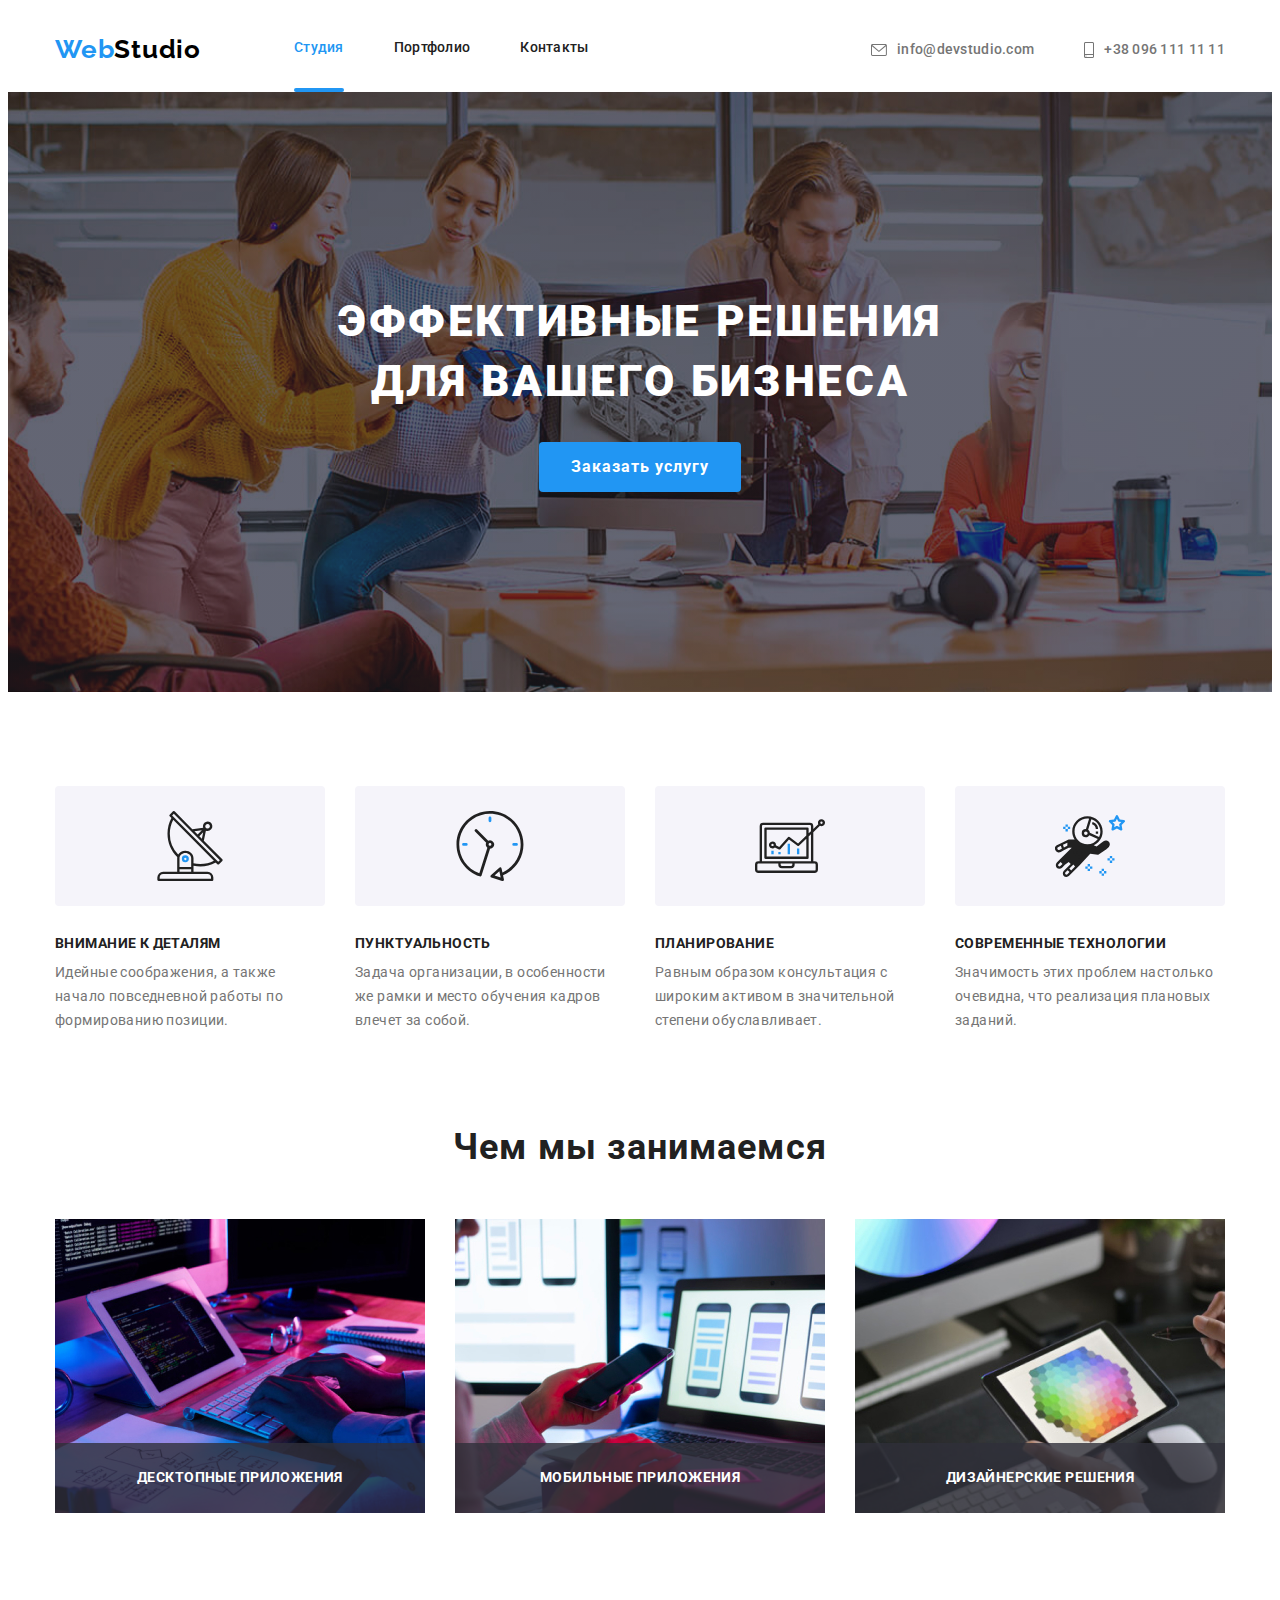
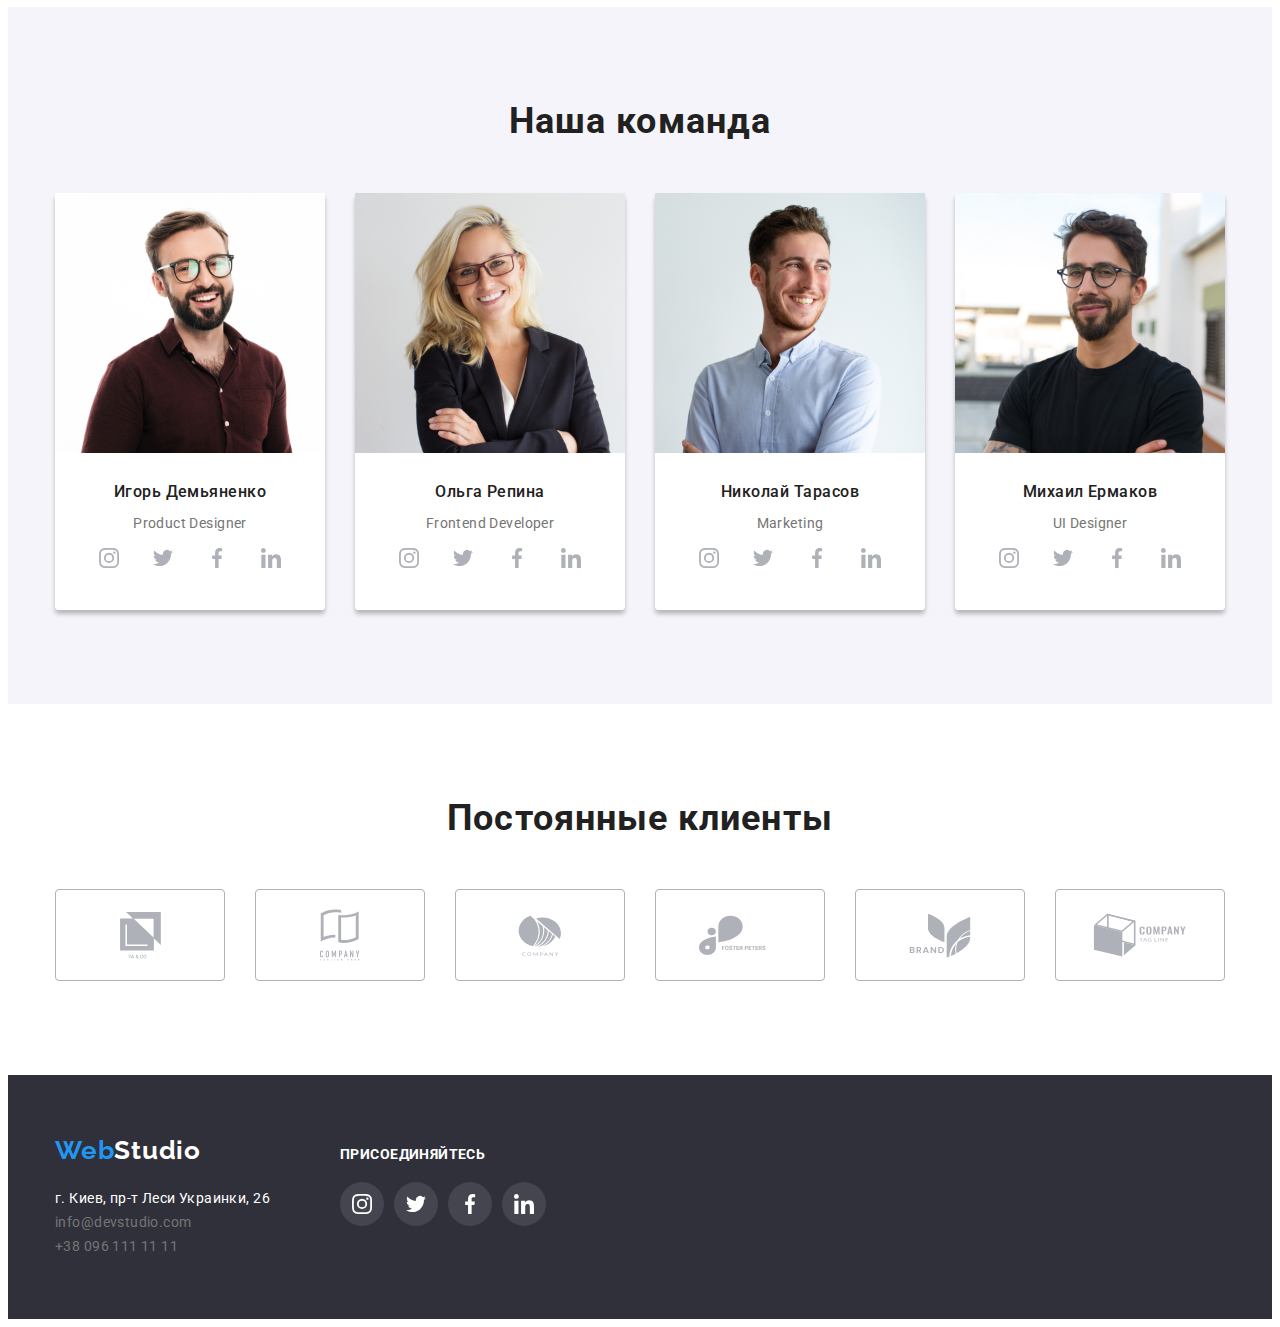
<file: index.html>
<!DOCTYPE html>
<html lang="ru">
  <head>
    <meta charset="UTF-8" />
    <meta http-equiv="X-UA-Compatible" content="IE=edge" />
    <meta name="viewport" content="width=device-width, initial-scale=1.0" />
    <title>Студия</title>
    <link rel="preconnect" href="https://fonts.gstatic.com" />
    <link
      href="https://fonts.googleapis.com/css2?family=Raleway:wght@700&family=Roboto:wght@400;500;700;900&display=swap"
      rel="stylesheet"
    />
    <link
      rel="stylesheet"
      href="https://cdnjs.cloudflare.com/ajax/libs/modern-normalize/1.0.0/modern-normalize.min.css"
      integrity="sha512-ISS7cAi1PEhQ8jnbJpJZMd29NlhNj4AWYyLOSp2CE/CsHxTCu+r+t0D2yoJudVrd0/8fTVPUVDzY5Tvli75u/g=="
      crossorigin="anonymous"
    />
    <link rel="stylesheet" href="./css/styles.css" />
  </head>
  <body class="page">
    <!--Верхняя линия-->
    <header>
      <div class="container main-nav">
        <nav class="main-nav">
          <a href="./index.html" class="logo"
            ><span class="accent">Web</span>Studio
          </a>

          <ul class="site-nav menu">
            <li class="item">
              <a href="./index.html" class="link current">Студия </a>
            </li>
            <li class="item">
              <a href="./portfolio.html" class="link">Портфолио</a>
            </li>
            <li class="item"><a href="" class="link">Контакты</a></li>
          </ul>
        </nav>

        <ul class="auth-nav menu">
          <li class="item">
            <a class="addres-link" href="mailto:info@devstudio.com">
              <svg class="address-icon" width="16" height="12">
                <use href="./images/icons.svg#icon-envelope"></use>
              </svg>
              info@devstudio.com</a
            >
          </li>
          <li class="item">
            <a class="addres-link" href="tel:+380961111111">
              <svg class="address-icon" width="10" height="16">
                <use href="./images/icons.svg#icon-smartphone"></use>
              </svg>
              +38 096 111 11 11</a
            >
          </li>
        </ul>
      </div>
    </header>
    <main>
      <!--Шапка-->
      <section class="section-herro">
        <h1 class="secton-title-herro">
          Эффективные решения для вашего бизнеса
        </h1>
        <button type="button" class="button-herro" data-modal-open>
          Заказать услугу
        </button>
      </section>
      <!--Особенности-->
      <section class="section">
        <div class="container">
          <h2 class="section-title visually-hidden">Особенности</h2>
          <ul class="menu">
            <li class="menu-items">
              <div class="speshialyties-item">
                <svg class="speshialyties-icon" width="70" height="70">
                  <use href="./images/icons.svg#icon-antenna"></use>
                </svg>
              </div>
              <h3 class="section-title">Внимание к деталям</h3>
              <p>
                Идейные соображения, а также начало повседневной работы по
                формированию позиции.
              </p>
            </li>
            <li class="menu-items">
              <div class="speshialyties-item">
                <svg class="speshialyties-icon" width="70" height="70">
                  <use href="./images/icons.svg#icon-clock"></use>
                </svg>
              </div>
              <h3 class="section-title">Пунктуальность</h3>
              <p>
                Задача организации, в особенности же рамки и место обучения
                кадров влечет за собой.
              </p>
            </li>
            <li class="menu-items">
              <div class="speshialyties-item">
                <svg class="speshialyties-icon" width="70" height="70">
                  <use href="./images/icons.svg#icon-diagram"></use>
                </svg>
              </div>
              <h3 class="section-title">Планирование</h3>
              <p>
                Равным образом консультация с широким активом в значительной
                степени обуславливает.
              </p>
            </li>
            <li class="menu-items">
              <div class="speshialyties-item">
                <svg class="speshialyties-icon" width="70" height="70">
                  <use href="./images/icons.svg#icon-astronaut"></use>
                </svg>
              </div>
              <h3 class="section-title">Современные технологии</h3>
              <p>
                Значимость этих проблем настолько очевидна, что реализация
                плановых заданий.
              </p>
            </li>
          </ul>
        </div>
      </section>
      <!--Чем мы занимаемся-->
      <section class="section we-doo">
        <div class="container">
          <h2 class="section-title secondary">Чем мы занимаемся</h2>

          <ul class="menu">
            <li class="menu-items">
              <img
                src="./images/frontend.jpg"
                alt="Разработчик пишет код"
                width="370"
                class="card-image"
              />
              <div class="we-doo-text">
                <p class="text">Десктопные приложения</p>
              </div>
            </li>
            <li class="menu-items">
              <img
                src="./images/native.jpg"
                alt="Тестировщик проверяет мобильный сайт"
                width="370"
                class="card-image"
              />
              <div class="we-doo-text">
                <p class="text">Мобильные приложения</p>
              </div>
            </li>
            <li class="menu-items">
              <img
                src="./images/design.jpg"
                alt="Дизайнер работает с цветом"
                width="370"
                class="card-image"
              />
              <div class="we-doo-text">
                <p class="text">Дизайнерские решения</p>
              </div>
            </li>
          </ul>
        </div>
      </section>
      <!--Наша команда-->
      <section class="team">
        <div class="container">
          <h2 class="section-title secondary">Наша команда</h2>
          <ul class="menu teams">
            <li class="team-card">
              <img
                src="./images/designer.jpg"
                alt="Дизайнер Игорь Демьяненко"
                width="270"
                class="card-image"
              />
              <div class="description-team">
                <h3 class="section-title names">Игорь Демьяненко</h3>
                <p>Product Designer</p>
                <ul class="social-icons">
                  <li class="social-icons-item">
                    <a
                      class="social-icons-link"
                      href="#"
                      target="_blank"
                      rel="noopener noreferer"
                    >
                      <svg class="social-icons-svg" width="20" height="20">
                        <use href="./images/icons.svg#icon-instagram"></use>
                      </svg>
                    </a>
                  </li>
                  <li class="social-icons-item">
                    <a
                      class="social-icons-link"
                      href="#"
                      target="_blank"
                      rel="noopener noreferer"
                    >
                      <svg class="social-icons-svg" width="20" height="20">
                        <use href="./images/icons.svg#icon-twitter"></use>
                      </svg>
                    </a>
                  </li>
                  <li class="social-icons-item">
                    <a
                      class="social-icons-link"
                      href="#"
                      target="_blank"
                      rel="noopener noreferer"
                    >
                      <svg class="social-icons-svg" width="20" height="20">
                        <use href="./images/icons.svg#icon-facebook"></use>
                      </svg>
                    </a>
                  </li>
                  <li class="social-icons-item">
                    <a
                      class="social-icons-link"
                      href="#"
                      target="_blank"
                      rel="noopener noreferer"
                    >
                      <svg class="social-icons-svg" width="20" height="20">
                        <use href="./images/icons.svg#icon-linkedin"></use>
                      </svg>
                    </a>
                  </li>
                </ul>
              </div>
            </li>
            <li class="team-card">
              <img
                src="./images/frontend_developer.jpg"
                alt="Фронтэнд разраработчик Ольга Репина"
                width="270"
                class="card-image"
              />
              <div class="description-team">
                <h3 class="section-title names">Ольга Репина</h3>
                <p>Frontend Developer</p>
                <ul class="social-icons">
                  <li class="social-icons-item">
                    <a
                      class="social-icons-link"
                      href="#"
                      target="_blank"
                      rel="noopener noreferer"
                    >
                      <svg class="social-icons-svg" width="20" height="20">
                        <use href="./images/icons.svg#icon-instagram"></use>
                      </svg>
                    </a>
                  </li>
                  <li class="social-icons-item">
                    <a
                      class="social-icons-link"
                      href="#"
                      target="_blank"
                      rel="noopener noreferer"
                    >
                      <svg class="social-icons-svg" width="20" height="20">
                        <use href="./images/icons.svg#icon-twitter"></use>
                      </svg>
                    </a>
                  </li>
                  <li class="social-icons-item">
                    <a
                      class="social-icons-link"
                      href="#"
                      target="_blank"
                      rel="noopener noreferer"
                    >
                      <svg class="social-icons-svg" width="20" height="20">
                        <use href="./images/icons.svg#icon-facebook"></use>
                      </svg>
                    </a>
                  </li>
                  <li class="social-icons-item">
                    <a
                      class="social-icons-link"
                      href="#"
                      target="_blank"
                      rel="noopener noreferer"
                    >
                      <svg class="social-icons-svg" width="20" height="20">
                        <use href="./images/icons.svg#icon-linkedin"></use>
                      </svg>
                    </a>
                  </li>
                </ul>
              </div>
            </li>
            <li class="team-card">
              <img
                src="./images/marketing.jpg"
                alt="Маркетолог Николай Тарасов"
                width="270"
                class="card-image"
              />
              <div class="description-team">
                <h3 class="section-title names">Николай Тарасов</h3>
                <p>Marketing</p>
                <ul class="social-icons">
                  <li class="social-icons-item">
                    <a
                      class="social-icons-link"
                      href="#"
                      target="_blank"
                      rel="noopener noreferer"
                    >
                      <svg class="social-icons-svg" width="20" height="20">
                        <use href="./images/icons.svg#icon-instagram"></use>
                      </svg>
                    </a>
                  </li>
                  <li class="social-icons-item">
                    <a
                      class="social-icons-link"
                      href="#"
                      target="_blank"
                      rel="noopener noreferer"
                    >
                      <svg class="social-icons-svg" width="20" height="20">
                        <use href="./images/icons.svg#icon-twitter"></use>
                      </svg>
                    </a>
                  </li>
                  <li class="social-icons-item">
                    <a
                      class="social-icons-link"
                      href="#"
                      target="_blank"
                      rel="noopener noreferer"
                    >
                      <svg class="social-icons-svg" width="20" height="20">
                        <use href="./images/icons.svg#icon-facebook"></use>
                      </svg>
                    </a>
                  </li>
                  <li class="social-icons-item">
                    <a
                      class="social-icons-link"
                      href="#"
                      target="_blank"
                      rel="noopener noreferer"
                    >
                      <svg class="social-icons-svg" width="20" height="20">
                        <use href="./images/icons.svg#icon-linkedin"></use>
                      </svg>
                    </a>
                  </li>
                </ul>
              </div>
            </li>
            <li class="team-card">
              <img
                src="./images/ui_designer.jpg"
                alt="Дизайнер Михаил Ермаков"
                width="270"
                class="card-image"
              />
              <div class="description-team">
                <h3 class="section-title names">Михаил Ермаков</h3>
                <p>UI Designer</p>
                <ul class="social-icons">
                  <li class="social-icons-item">
                    <a
                      class="social-icons-link"
                      href="#"
                      target="_blank"
                      rel="noopener noreferer"
                    >
                      <svg class="social-icons-svg" width="20" height="20">
                        <use href="./images/icons.svg#icon-instagram"></use>
                      </svg>
                    </a>
                  </li>
                  <li class="social-icons-item">
                    <a
                      class="social-icons-link"
                      href="#"
                      target="_blank"
                      rel="noopener noreferer"
                    >
                      <svg class="social-icons-svg" width="20" height="20">
                        <use href="./images/icons.svg#icon-twitter"></use>
                      </svg>
                    </a>
                  </li>
                  <li class="social-icons-item">
                    <a
                      class="social-icons-link"
                      href="#"
                      target="_blank"
                      rel="noopener noreferer"
                    >
                      <svg class="social-icons-svg" width="20" height="20">
                        <use href="./images/icons.svg#icon-facebook"></use>
                      </svg>
                    </a>
                  </li>
                  <li class="social-icons-item">
                    <a
                      class="social-icons-link"
                      href="#"
                      target="_blank"
                      rel="noopener noreferer"
                    >
                      <svg class="social-icons-svg" width="20" height="20">
                        <use href="./images/icons.svg#icon-linkedin"></use>
                      </svg>
                    </a>
                  </li>
                </ul>
              </div>
            </li>
          </ul>
        </div>
      </section>

      <!--Постоянные клиенты-->
      <section class="section clients">
        <div class="container">
          <h2 class="section-title secondary">Постоянные клиенты</h2>
          <ul class="clients-list">
            <li class="clients-list-items">
              <a
                class="clsients-list-link"
                href="#"
                target="_blank"
                rel="noopener noreferer"
              >
                <svg class="clients-list-image" width="41" height="46.7">
                  <use href="./images/icons.svg#icon-logo-1"></use>
                </svg>
              </a>
            </li>

            <li class="clients-list-items">
              <a
                class="clsients-list-link"
                href="#"
                target="_blank"
                rel="noopener noreferer"
              >
                <svg class="clients-list-image" width="40" height="52">
                  <use href="./images/icons.svg#icon-logo-2"></use>
                </svg>
              </a>
            </li>

            <li class="clients-list-items">
              <a
                class="clsients-list-link"
                href="#"
                target="_blank"
                rel="noopener noreferer"
              >
                <svg class="clients-list-image" width="43.46" height="41.18">
                  <use href="./images/icons.svg#icon-logo-3"></use>
                </svg>
              </a>
            </li>

            <li class="clients-list-items">
              <a
                class="clsients-list-link"
                href="#"
                target="_blank"
                rel="noopener noreferer"
              >
                <svg class="clients-list-image" width="84.44" height="40.62">
                  <use href="./images/icons.svg#icon-logo-4"></use>
                </svg>
              </a>
            </li>

            <li class="clients-list-items">
              <a
                class="clsients-list-link"
                href="#"
                target="_blank"
                rel="noopener noreferer"
              >
                <svg class="clients-list-image" width="62.54" height="45.43">
                  <use href="./images/icons.svg#icon-logo-5"></use>
                </svg>
              </a>
            </li>

            <li class="clients-list-items">
              <a
                class="clsients-list-link"
                href="#"
                target="_blank"
                rel="noopener noreferer"
              >
                <svg class="clients-list-image" width="93.79" height="43.93">
                  <use href="./images/icons.svg#icon-logo-6"></use>
                </svg>
              </a>
            </li>
          </ul>
        </div>
      </section>
    </main>
    <!--Подвал-->
    <footer class="basement">
      <div class="container footer-block">
        <div class="basement-contacts">
          <a href="./index.html" class="logo-basement">
            <span class="accent">Web</span>Studio
          </a>
          <address class="info">
            <ul class="menu-footer">
              <li>
                <a
                  class="map-link"
                  href="https://goo.gl/maps/DxFtaffAK3NUuUXk9"
                  target="_blank"
                  rel="noopener noreferer"
                  >г. Киев, пр-т Леси Украинки, 26</a
                >
              </li>
              <li>
                <a href="mailto:info@devstudio.com" class="list-auth"
                  >info@devstudio.com</a
                >
              </li>
              <li>
                <a href="tel:+380961111111" class="list-auth"
                  >+38 096 111 11 11</a
                >
              </li>
            </ul>
          </address>
        </div>

        <div class="footer-social">
          <h2 class="footer-social-title">Присоединяйтесь</h2>
          <ul class="footer-social-list">
            <li class="footer-social-item">
              <a
                class="footer-social-link"
                href="#"
                target="_blank"
                rel="noopener noreferer"
              >
                <svg class="footer-social-svg" width="20" height="20">
                  <use href="./images/icons.svg#icon-instagram"></use>
                </svg>
              </a>
            </li>
            <li class="footer-social-item">
              <a
                class="footer-social-link"
                href="#"
                target="_blank"
                rel="noopener noreferer"
              >
                <svg class="footer-social-svg" width="20" height="20">
                  <use href="./images/icons.svg#icon-twitter"></use>
                </svg>
              </a>
            </li>
            <li class="footer-social-item">
              <a
                class="footer-social-link"
                href="#"
                target="_blank"
                rel="noopener noreferer"
              >
                <svg class="footer-social-svg" width="20" height="20">
                  <use href="./images/icons.svg#icon-facebook"></use>
                </svg>
              </a>
            </li>
            <li class="footer-social-item">
              <a
                class="footer-social-link"
                href="#"
                target="_blank"
                rel="noopener noreferer"
              >
                <svg class="footer-social-svg" width="20" height="20">
                  <use href="./images/icons.svg#icon-linkedin"></use>
                </svg>
              </a>
            </li>
          </ul>
        </div>
      </div>
    </footer>
    <div class="backdrop is-hidden" data-modal>
      <div class="modal">
        <button class="modal-btn-close" data-modal-close>
          <svg class="modal-btn-icon" width="18" height="18">
            <use href="./images/icons.svg#icon-close-black-18dp"></use>
          </svg>
        </button>
        <p class="modal-title"></p>
        <p></p>
      </div>
    </div>
    <script src="./js/modal.js"></script>
  </body>
</html>
</file>
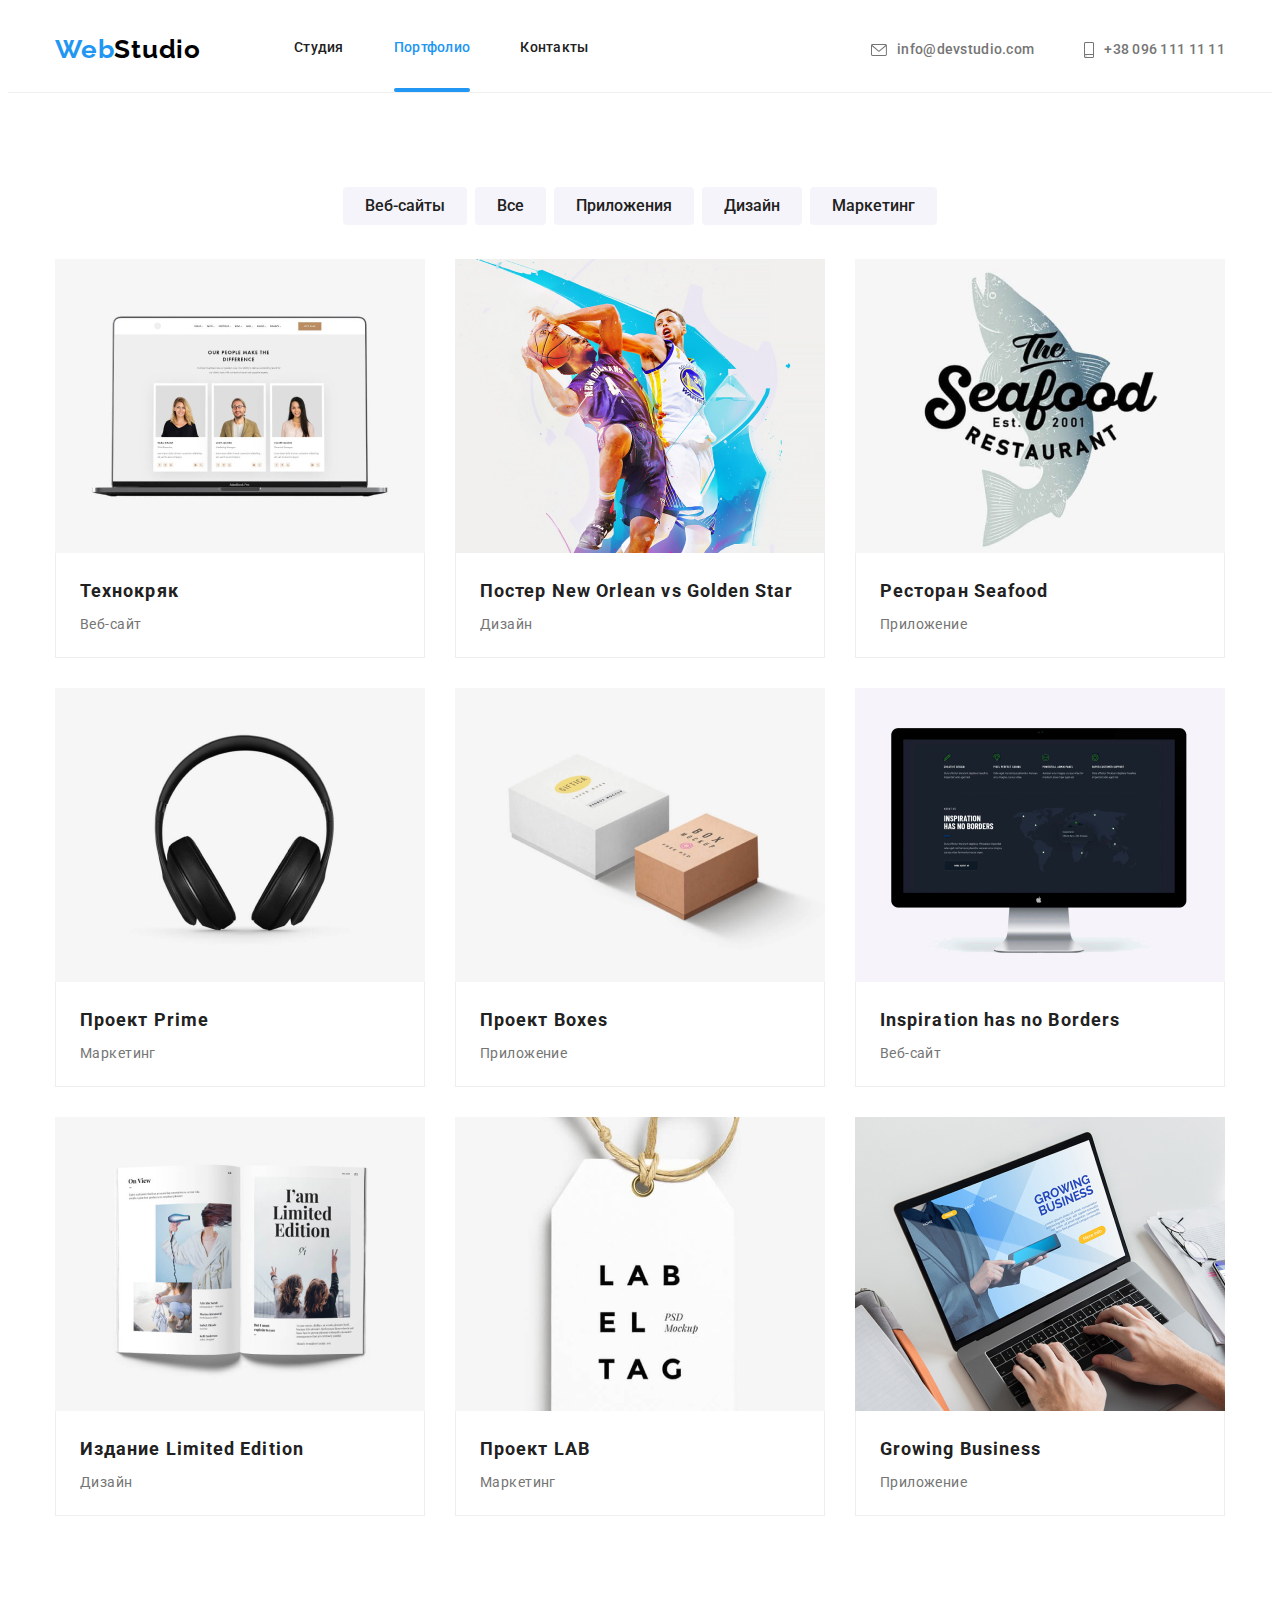
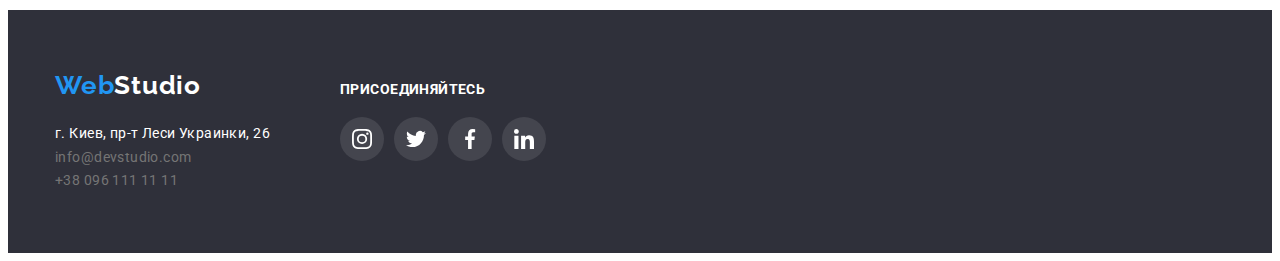
<file: portfolio.html>
<!DOCTYPE html>
<html lang="ru">
  <head>
    <meta charset="UTF-8" />
    <meta http-equiv="X-UA-Compatible" content="IE=edge" />
    <meta name="viewport" content="width=device-width, initial-scale=1.0" />
    <title>Портфолио</title>
    <link rel="preconnect" href="https://fonts.gstatic.com" />
    <link
      href="https://fonts.googleapis.com/css2?family=Raleway:wght@700&family=Roboto:wght@400;500;700;900&display=swap"
      rel="stylesheet"
    />
    <link
      rel="stylesheet"
      href="https://cdnjs.cloudflare.com/ajax/libs/modern-normalize/1.0.0/modern-normalize.min.css"
      integrity="sha512-ISS7cAi1PEhQ8jnbJpJZMd29NlhNj4AWYyLOSp2CE/CsHxTCu+r+t0D2yoJudVrd0/8fTVPUVDzY5Tvli75u/g=="
      crossorigin="anonymous"
    />
    <link rel="stylesheet" href="./css/styles.css" />
  </head>
  <body class="page">
    <!--Верхняя линия-->
    <header class="border">
      <div class="container main-nav">
        <nav class="main-nav">
          <a href="./index.html" class="logo"
            ><span class="accent">Web</span>Studio</a
          >

          <ul class="site-nav menu">
            <li class="item">
              <a href="./index.html" class="link">Студия</a>
            </li>
            <li class="item">
              <a href="./portfolio.html" class="link current">Портфолио</a>
            </li>
            <li class="item"><a href="" class="link">Контакты</a></li>
          </ul>
        </nav>

        <ul class="auth-nav menu">
          <li class="item">
            <a class="addres-link" href="mailto:info@devstudio.com">
              <svg class="address-icon" width="16" height="12">
                <use href="./images/icons.svg#icon-envelope"></use>
              </svg>
              info@devstudio.com</a
            >
          </li>
          <li class="item">
            <a class="addres-link" href="tel:+380961111111">
              <svg class="address-icon" width="10" height="16">
                <use href="./images/icons.svg#icon-smartphone"></use>
              </svg>
              +38 096 111 11 11</a
            >
          </li>
        </ul>
      </div>
    </header>
    <!--Основное содержимое-->
    <main>
      <section class="section main-content">
        <div class="container">
          <h1 class="section-title visually-hidden">Портфолио</h1>
          <ul class="buttons-padding">
            <li class="button-margin">
              <button type="button" class="buttons">Веб-сайты</button>
            </li>
            <li class="button-margin">
              <button type="button" class="buttons">Все</button>
            </li>
            <li class="button-margin">
              <button type="button" class="buttons">Приложения</button>
            </li>
            <li class="button-margin">
              <button type="button" class="buttons">Дизайн</button>
            </li>
            <li class="button-margin">
              <button type="button" class="buttons">Маркетинг</button>
            </li>
          </ul>

          <ul class="list">
            <li class="list-card">
              <a href="" class="works">
                <article class="card">
                  <div class="thumb">
                    <img
                      src="./images/tehnograb.jpg"
                      alt="Экран ноутбука с тремя людьми"
                      width="370"
                      class="card-image"
                    />
                    <div class="overlay">
                      <p class="overlay-text">
                        Технокряк это современная площадка распространения
                        коронавируса. Компании используют эту платформу для
                        цифрового шпионажа и атак на защищённые сервера
                        конкурентов.
                      </p>
                    </div>
                  </div>

                  <div class="card-content">
                    <h2 class="section-title cards">Технокряк</h2>
                    <p>Веб-сайт</p>
                  </div>
                </article>
              </a>
            </li>
            <li class="list-card">
              <a href="" class="works">
                <article class="card">
                  <div class="thumb">
                    <img
                      src="./images/poster.jpg"
                      alt="Экран ноутбука с тремя людьми"
                      width="370"
                      class="card-image"
                    />
                    <div class="overlay">
                      <p class="overlay-text">
                        Технокряк это современная площадка распространения
                        коронавируса. Компании используют эту платформу для
                        цифрового шпионажа и атак на защищённые сервера
                        конкурентов.
                      </p>
                    </div>
                  </div>

                  <div class="card-content">
                    <h2 class="section-title cards">
                      Постер New Orlean vs Golden Star
                    </h2>
                    <p>Дизайн</p>
                  </div>
                </article>
              </a>
            </li>
            <li class="list-card">
              <a href="" class="works">
                <article class="card">
                  <div class="thumb">
                    <img
                      src="./images/seafood.jpg"
                      alt="Экран ноутбука с тремя людьми"
                      width="370"
                      class="card-image"
                    />
                    <div class="overlay">
                      <p class="overlay-text">
                        Технокряк это современная площадка распространения
                        коронавируса. Компании используют эту платформу для
                        цифрового шпионажа и атак на защищённые сервера
                        конкурентов.
                      </p>
                    </div>
                  </div>

                  <div class="card-content">
                    <h2 class="section-title cards">Ресторан Seafood</h2>
                    <p>Приложение</p>
                  </div>
                </article>
              </a>
            </li>
            <li class="list-card">
              <a href="" class="works">
                <article class="card">
                  <div class="thumb">
                    <img
                      src="./images/headphones.jpg"
                      alt="Экран ноутбука с тремя людьми"
                      width="370"
                      class="card-image"
                    />
                    <div class="overlay">
                      <p class="overlay-text">
                        Технокряк это современная площадка распространения
                        коронавируса. Компании используют эту платформу для
                        цифрового шпионажа и атак на защищённые сервера
                        конкурентов.
                      </p>
                    </div>
                  </div>

                  <div class="card-content">
                    <h2 class="section-title cards">Проект Prime</h2>
                    <p>Маркетинг</p>
                  </div>
                </article>
              </a>
            </li>
            <li class="list-card">
              <a href="" class="works">
                <article class="card">
                  <div class="thumb">
                    <img
                      src="./images/boxes.jpg"
                      alt="Экран ноутбука с тремя людьми"
                      width="370"
                      class="card-image"
                    />
                    <div class="overlay">
                      <p class="overlay-text">
                        Технокряк это современная площадка распространения
                        коронавируса. Компании используют эту платформу для
                        цифрового шпионажа и атак на защищённые сервера
                        конкурентов.
                      </p>
                    </div>
                  </div>

                  <div class="card-content">
                    <h2 class="section-title cards">Проект Boxes</h2>
                    <p>Приложение</p>
                  </div>
                </article>
              </a>
            </li>
            <li class="list-card">
              <a href="" class="works">
                <article class="card">
                  <div class="thumb">
                    <img
                      src="./images/inspiration.jpg"
                      alt="Экран ноутбука с тремя людьми"
                      width="370"
                      class="card-image"
                    />
                    <div class="overlay">
                      <p class="overlay-text">
                        Технокряк это современная площадка распространения
                        коронавируса. Компании используют эту платформу для
                        цифрового шпионажа и атак на защищённые сервера
                        конкурентов.
                      </p>
                    </div>
                  </div>

                  <div class="card-content">
                    <h2 class="section-title cards">
                      Inspiration has no Borders
                    </h2>
                    <p>Веб-сайт</p>
                  </div>
                </article>
              </a>
            </li>
            <li class="list-card">
              <a href="" class="works">
                <article class="card">
                  <div class="thumb">
                    <img
                      src="./images/magazine.jpg"
                      alt="Экран ноутбука с тремя людьми"
                      width="370"
                      class="card-image"
                    />
                    <div class="overlay">
                      <p class="overlay-text">
                        Технокряк это современная площадка распространения
                        коронавируса. Компании используют эту платформу для
                        цифрового шпионажа и атак на защищённые сервера
                        конкурентов.
                      </p>
                    </div>
                  </div>

                  <div class="card-content">
                    <h2 class="section-title cards">Издание Limited Edition</h2>
                    <p>Дизайн</p>
                  </div>
                </article>
              </a>
            </li>
            <li class="list-card">
              <a href="" class="works">
                <article class="card">
                  <div class="thumb">
                    <img
                      src="./images/project.jpg"
                      alt="Экран ноутбука с тремя людьми"
                      width="370"
                      class="card-image"
                    />
                    <div class="overlay">
                      <p class="overlay-text">
                        Технокряк это современная площадка распространения
                        коронавируса. Компании используют эту платформу для
                        цифрового шпионажа и атак на защищённые сервера
                        конкурентов.
                      </p>
                    </div>
                  </div>

                  <div class="card-content">
                    <h2 class="section-title cards">Проект LAB</h2>
                    <p>Маркетинг</p>
                  </div>
                </article>
              </a>
            </li>
            <li class="list-card">
              <a href="" class="works">
                <article class="card">
                  <div class="thumb">
                    <img
                      src="./images/groving.jpg"
                      alt="Экран ноутбука с тремя людьми"
                      width="370"
                      class="card-image"
                    />
                    <div class="overlay">
                      <p class="overlay-text">
                        Технокряк это современная площадка распространения
                        коронавируса. Компании используют эту платформу для
                        цифрового шпионажа и атак на защищённые сервера
                        конкурентов.
                      </p>
                    </div>
                  </div>

                  <div class="card-content">
                    <h2 class="section-title cards">Growing Business</h2>
                    <p>Приложение</p>
                  </div>
                </article>
              </a>
            </li>
          </ul>
        </div>
      </section>
    </main>
    <!--Подвал-->
    <footer class="basement">
      <div class="container footer-block">
        <div class="basement-contacts">
          <a href="./index.html" class="logo-basement">
            <span class="accent">Web</span>Studio
          </a>
          <address class="info">
            <ul class="menu-footer">
              <li>
                <a
                  class="map-link"
                  href="https://goo.gl/maps/DxFtaffAK3NUuUXk9"
                  target="_blank"
                  rel="noopener noreferer"
                  >г. Киев, пр-т Леси Украинки, 26</a
                >
              </li>
              <li>
                <a href="mailto:info@devstudio.com" class="list-auth"
                  >info@devstudio.com</a
                >
              </li>
              <li>
                <a href="tel:+380961111111" class="list-auth"
                  >+38 096 111 11 11</a
                >
              </li>
            </ul>
          </address>
        </div>

        <div class="footer-social">
          <h2 class="footer-social-title">Присоединяйтесь</h2>
          <ul class="footer-social-list">
            <li class="footer-social-item">
              <a
                class="footer-social-link"
                href="#"
                target="_blank"
                rel="noopener noreferer"
              >
                <svg class="footer-social-svg" width="20" height="20">
                  <use href="./images/icons.svg#icon-instagram"></use>
                </svg>
              </a>
            </li>
            <li class="footer-social-item">
              <a
                class="footer-social-link"
                href="#"
                target="_blank"
                rel="noopener noreferer"
              >
                <svg class="footer-social-svg" width="20" height="20">
                  <use href="./images/icons.svg#icon-twitter"></use>
                </svg>
              </a>
            </li>
            <li class="footer-social-item">
              <a
                class="footer-social-link"
                href="#"
                target="_blank"
                rel="noopener noreferer"
              >
                <svg class="footer-social-svg" width="20" height="20">
                  <use href="./images/icons.svg#icon-facebook"></use>
                </svg>
              </a>
            </li>
            <li class="footer-social-item">
              <a
                class="footer-social-link"
                href="#"
                target="_blank"
                rel="noopener noreferer"
              >
                <svg class="footer-social-svg" width="20" height="20">
                  <use href="./images/icons.svg#icon-linkedin"></use>
                </svg>
              </a>
            </li>
          </ul>
        </div>
      </div>
    </footer>
  </body>
</html>
</file>
<file: css/styles.css>
:root {
  --primary-text-color: #757575;
  --title-text-color: #212121;
  --wite-text-color: #ffffff;
  --blak-text-color: #000000;
  --address-text-color: rgba(255, 255, 255, 0, 6);
  --accent-color: #2196f3;
  --tem-button-bacground: #f5f4fa;
  --basement-color: #2f303a;
  --socials-icon: #afb1b8;
  --main-font: "Roboto", sans-serif;
  --title-font: "Raleway", sans-serif;
  --animation: 250ms cubic-bezier(0.4, 0, 0.2, 1);
}

html {
  box-sizing: border-box;
}
*,
*::after,
*::before {
  box-sizing: inherit;
}

/*font-family: 'Raleway', sans-serif;
font-family: 'Roboto', sans-serif;*/

/*global style*/
h1,
h2,
h3 {
  margin: 0;
}

p {
  margin: 0;
}

ul {
  padding: 0;
  margin: 0;
}
a {
  text-decoration: none;
}

img {
  display: block;
  max-width: 100%;
  height: auto;
}
.page {
  background-color: var(--wite-text-color);
  color: var(--primary-text-color);
  font-family: var(--main-font);
  font-weight: normal;
  font-size: 14px;
  line-height: 1.71;
  letter-spacing: 0.03em;
}
.menu {
  padding: 0;
  list-style: none;
}
.menu-footer {
  list-style: none;
}

/*logo style*/
.logo {
  color: var(--blak-text-color);
  font-family: var(--title-font);
  font-weight: bold;
  font-size: 26px;
  line-height: 1.2;
  letter-spacing: 0.03em;
  transition: color var(--animation);
}
.accent,
.logo:focus,
.logo:hover {
  color: var(--accent-color);
}

.container {
  margin: 0;
  width: 1200px;
  padding-left: 15px;
  padding-right: 15px;
  margin-left: auto;
  margin-right: auto;
}

/*style nav*/

.main-nav {
  display: flex;
  align-items: center;
}
.site-nav .link {
  display: block;
  color: var(--title-text-color);
  font-weight: 500;
  font-size: 14px;
  line-height: 1.14;
  letter-spacing: 0.02em;
  transition: color var(--animation);
}
.site-nav .link.current {
  color: var(--accent-color);
}

.current::after {
  position: relative;
  content: "";
  display: block;
  width: 100%;
  height: 4px;
  background-color: currentColor;
  border-radius: 2px;
  bottom: -32px;
}

.auth-nav {
  display: flex;
  margin-left: auto;
  border-bottom: 1px black;
}

.auth-nav .item + .item {
  margin-left: 50px;
}
.auth-nav a {
  color: var(--primary-text-color);
  font-weight: 500;
  font-size: 14px;
  line-height: 1.14;
  letter-spacing: 0.02em;
  transition: color var(--animation);
}

.site-nav .link:hover,
.site-nav .link:focus {
  color: var(--accent-color);
}

.auth-nav a:hover,
.auth-nav a:focus {
  color: var(--accent-color);
}

.address-icon {
  margin-right: 10px;
  fill: currentColor;
}

.addres-link {
  display: flex;
  align-items: center;
  transition: color var(--animation);
}

.site-nav {
  display: flex;
  margin-left: 93px;
}

.site-nav .link {
  padding-top: 32px;
  padding-bottom: 32px;
}
.site-nav .item + .item {
  margin-left: 50px;
}

.border {
  border-bottom: 1px solid #eeeeee;
}

/*main sections*/

.visually-hidden {
  position: absolute !important;
  clip: rect(1px 1px 1px 1px);
  clip: rect(1px, 1px, 1px, 1px);
  padding: 0 !important;
  border: 0 !important;
  height: 1px !important;
  width: 1px !important;
  overflow: hidden;
}

.speshialyties-item {
  display: flex;
  align-items: center;
  justify-content: center;
  width: 270px;
  height: 120px;
  margin-bottom: 30px;
  background-color: var(--tem-button-bacground);
  border-radius: 4px;
}

.section-herro {
  margin-left: auto;
  margin-right: auto;
  padding-top: 200px;
  padding-bottom: 200px;
  text-align: center;
  background: var(--basement-color);
  background-image: linear-gradient(
      to right,
      rgba(47, 48, 58, 0.4),
      rgba(47, 48, 58, 0.4)
    ),
    url(../images/herro-img.jpg);
  /*background-image: url("../images/herro-img.jpg");*/
  max-width: 1600px;
  background-size: cover;
  background-position: center;
}

.secton-title-herro {
  max-width: 696px;
  color: var(--wite-text-color);
  font-weight: 900;
  font-size: 44px;
  line-height: 1.36;
  letter-spacing: 0.06em;
  text-transform: uppercase;
  text-align: center;
  margin-left: auto;
  margin-right: auto;
  margin-bottom: 30px;
}

.section {
  padding-top: 94px;
}
.button-herro {
  padding: 10px 32px;
  background-color: var(--accent-color);
  color: var(--wite-text-color);
  font-family: inherit;
  font-weight: bold;
  font-size: 16px;
  line-height: 1.87;
  letter-spacing: 0.06em;
  text-align: center;
  cursor: pointer;
  border: transparent;
  border-radius: 4px;
}

.we-doo {
  padding-bottom: 94px;
}

.we-doo-text {
  display: flex;
  align-items: center;
  justify-content: center;
  position: absolute;
  width: 370px;
  height: 70px;
  bottom: 0;
  background: rgba(47, 48, 58, 0.8);
  text-transform: uppercase;
}

.text {
  font-weight: bold;
  font-size: 14px;
  line-height: 1.14;
  text-align: center;
  letter-spacing: 0.03em;
  text-transform: uppercase;
  color: #ffffff;
}
.section-title,
.section-title a {
  color: var(--title-text-color);
  font-weight: bold;
  font-size: 14px;
  line-height: 1.14;
  letter-spacing: 0.03em;
  margin-bottom: 10px;
  text-transform: uppercase;
}
.card-image {
  display: block;
  position: relative;
}

.menu {
  display: flex;
}

.menu-items {
  position: relative;
  margin-right: 30px;
}

.menu-items:last-child {
  margin-right: 0;
}

.section-title.secondary {
  font-weight: bold;
  font-size: 36px;
  line-height: 1.16;
  text-align: center;
  letter-spacing: 0.03em;
  margin-bottom: 50px;
  text-transform: none;
}
.section-title.names {
  font-weight: 500;
  font-size: 16px;
  line-height: 1.18;
  letter-spacing: 0.03em;
}
.section-title.cards {
  font-weight: bold;
  font-size: 18px;
  line-height: 2;
  letter-spacing: 0.06em;
  text-transform: none;
  margin-bottom: 4px;
}
.team {
  padding-top: 94px;
  padding-bottom: 94px;
  background-color: var(--tem-button-bacground);
}

.teams {
  padding-left: 0;
}

.teams > .team-card {
  flex-basis: calc(100% / 4 - 30px);
  margin-left: 30px;
  background-color: #ffffff;
  box-shadow: 0px 4px 4px rgba(0, 0, 0, 0.25);
  border-radius: 4px;
}

.team-card:first-child {
  margin-left: 0px;
}

.description-team {
  padding: 30px 32px;
  text-align: center;
  background-color: #ffffff;
  border-radius: 4px;
}
.social-icons {
  display: inline-flex;
  list-style: none;
}

.social-icons-svg {
  fill: var(--socials-icon);
  transition: fill var(--animation);
}
.main-content {
  padding-bottom: 94px;
}

.social-icons-link {
  display: flex;
  align-items: center;
  justify-content: center;
  width: 44px;
  height: 44px;
  border-radius: 50%;
  transition: fill var(--animation), background-color var(--animation);
}

.social-icons-item:not(:last-child) {
  margin-right: 10px;
}

.social-icons-link:hover .social-icons-svg,
.social-icons-link:focus .social-icons-svg {
  fill: var(--wite-text-color);
}

.social-icons-link:hover,
.social-icons-link:focus {
  background-color: var(--accent-color);
}

.buttons {
  color: var(--title-text-color);
  background-color: var(--tem-button-bacground);
  border-color: inherit;
  font-family: inherit;
  cursor: pointer;
  border-radius: 4px;
  border: transparent;
  font-weight: 500;
  font-size: 16px;
  line-height: 1.62;
  padding: 6px 22px;
  transition: color var(--animation), background-color var(--animation),
    box-shadow var(--animation);
}

.buttons:hover,
.buttons:focus {
  color: var(--wite-text-color);
  background-color: var(--accent-color);
  box-shadow: 0px 4px 4px rgba(0, 0, 0, 0.25);
}

.buttons-padding {
  list-style: none;
  display: flex;
  margin-bottom: 34px;
  justify-content: center;
}

.buttons-padding > .button-margin:not(:first-child) {
  margin-left: 8px;
}
.list {
  padding-left: 0;
  list-style: none;
  display: flex;
  flex-wrap: wrap;
  margin-left: -30px;
  margin-top: -30px;
}

.list > .list-card {
  flex-basis: calc(100% / 3 - 30px);
  margin-left: 30px;
  margin-top: 30px;
}

.list > .list-card:nth-child(3n) {
  margin-right: 0px;
}

.card-content {
  box-sizing: border-box;
  border: solid #eeeeee 1px;
  border-top: 0px;
  padding: 20px 24px;
}

.thumb {
  position: relative;
}

.overlay-text {
  text-align: left;
  padding: 63px 24px;
  font-family: Roboto;
  font-style: normal;
  font-weight: normal;
  font-size: 18px;
  line-height: 1.56;
  letter-spacing: 0.03em;
  color: #ffffff;
}

.thumb {
  position: relative;
  overflow: hidden;
}

.overlay {
  position: absolute;
  top: 0;
  right: 0;
  height: 100%;
  width: 100%;
  background-color: rgba(33, 150, 243, 0.9);
  transform: translateY(100%);
  transition: transform var(--animation);
}
.works:hover .overlay,
.works:focus .overlay {
  transform: translateY(0);
}

.works {
  display: block;
  color: var(--primary-text-color);
  transition: box-shadow var(--animation);
}

.works:hover,
.works:focus {
  box-shadow: 0px 4px 4px rgba(0, 0, 0, 0.25);
}

.names {
  text-transform: none;
}

.clients {
  padding-top: 94px;
  padding-bottom: 94px;
}

.clients-list {
  display: inline-flex;
  list-style: none;
}

.clients-list-image {
  fill: var(--socials-icon);
  transition: fill var(--animation);
}

.clsients-list-link {
  display: flex;
  align-items: center;
  justify-content: center;
  width: 170px;
  height: 92px;
  border: 1px solid;
  border-radius: 4px;
  border-color: var(--socials-icon);
  transition: fill var(--animation), border-color var(--animation);
}

.clients-list-items:not(:last-child) {
  margin-right: 30px;
}

.clsients-list-link:hover .clients-list-image,
.clsients-list-link:focus .clients-list-image {
  fill: var(--accent-color);
}

.clsients-list-link:hover,
.clsients-list-link:focus {
  border-color: var(--accent-color);
}

/*basement*/

.basement {
  padding-top: 60px;
  padding-bottom: 60px;
  background-color: var(--basement-color);
}

.logo-basement {
  color: var(--wite-text-color);
  font-family: var(--title-font);
  font-weight: bold;
  font-size: 26px;
  line-height: 1.2;
  letter-spacing: 0.03em;
}
.info {
  font-style: normal;
  font-weight: normal;
  font-size: 14px;
  line-height: 1.71;
  letter-spacing: 0.03em;
  margin-top: 20px;
}

.map-link {
  color: var(--wite-text-color);
  transition: color var(--animation);
}

.list-auth {
  color: var(--address-text-color);
  transition: color var(--animation);
}

.list .map-link:hover,
.list .map-link:focus,
.list .list-auth:focus,
.list .list-auth:hover {
  color: var(--accent-color);
}

.footer-social-title {
  margin-bottom: 20px;
  font-size: 14px;
  line-height: 16px;
  letter-spacing: 1.14;
  color: var(--wite-text-color);
  text-transform: uppercase;
}
.footer-social-list {
  display: inline-flex;
  list-style: none;
}

.footer-social-svg {
  fill: var(--wite-text-color);
}

.footer-social-link {
  display: flex;
  align-items: center;
  justify-content: center;
  width: 44px;
  height: 44px;
  border-radius: 50%;
  background-color: rgba(255, 255, 255, 0.1);
  transition: background-color var(--animation);
}

.footer-social-item:not(:last-child) {
  margin-right: 10px;
}

.footer-social-link:hover,
.footer-social-link:focus {
  background-color: var(--accent-color);
}

.footer-block {
  display: flex;
  align-items: baseline;
}

.footer-social {
  margin-left: 70px;
}

.backdrop {
  position: fixed;
  top: 0;
  left: 0;
  width: 100%;
  height: 100%;
  background-color: rgba(0, 0, 0, 0.2);
  overflow: auto;
  transition: 250ms cubic-bezier(0.4, 0, 0.2, 1);
}

.is-hidden {
  opacity: 0;
  visibility: hidden;
  pointer-events: none;
}

.modal {
  position: absolute;
  top: 50%;
  left: 50%;
  width: 100%;
  max-width: 528px;
  min-height: 581px;
  padding: 40px 30px;
  background-color: #fff;
  border-radius: 4px;
  box-shadow: 0px 1px 3px rgba(0, 0, 0, 0.12), 0px 1px 1px rgba(0, 0, 0, 0.14),
    0px 2px 1px rgba(0, 0, 0, 0.2);
  transform: translate(-50%, -50%) scale(1);
  transition: 250ms cubic-bezier(0.4, 0, 0.2, 1);
}

.backdrop.is-hidden .modal {
  transform: translate(-50%, -50%) scale(0.5);
}

/*.modal-title {
  font-weight: 700;
  font-size: 35px;
  color: var(--title-cl);
}*/

.modal-btn-close {
  display: flex;
  align-items: center;
  justify-content: center;
  position: absolute;
  width: 30px;
  height: 30px;
  top: 8px;
  right: 8px;
  border-radius: 50%;
  background-color: #fff;
  border: 1px solid rgba(0, 0, 0, 0.1);
}
</file>
